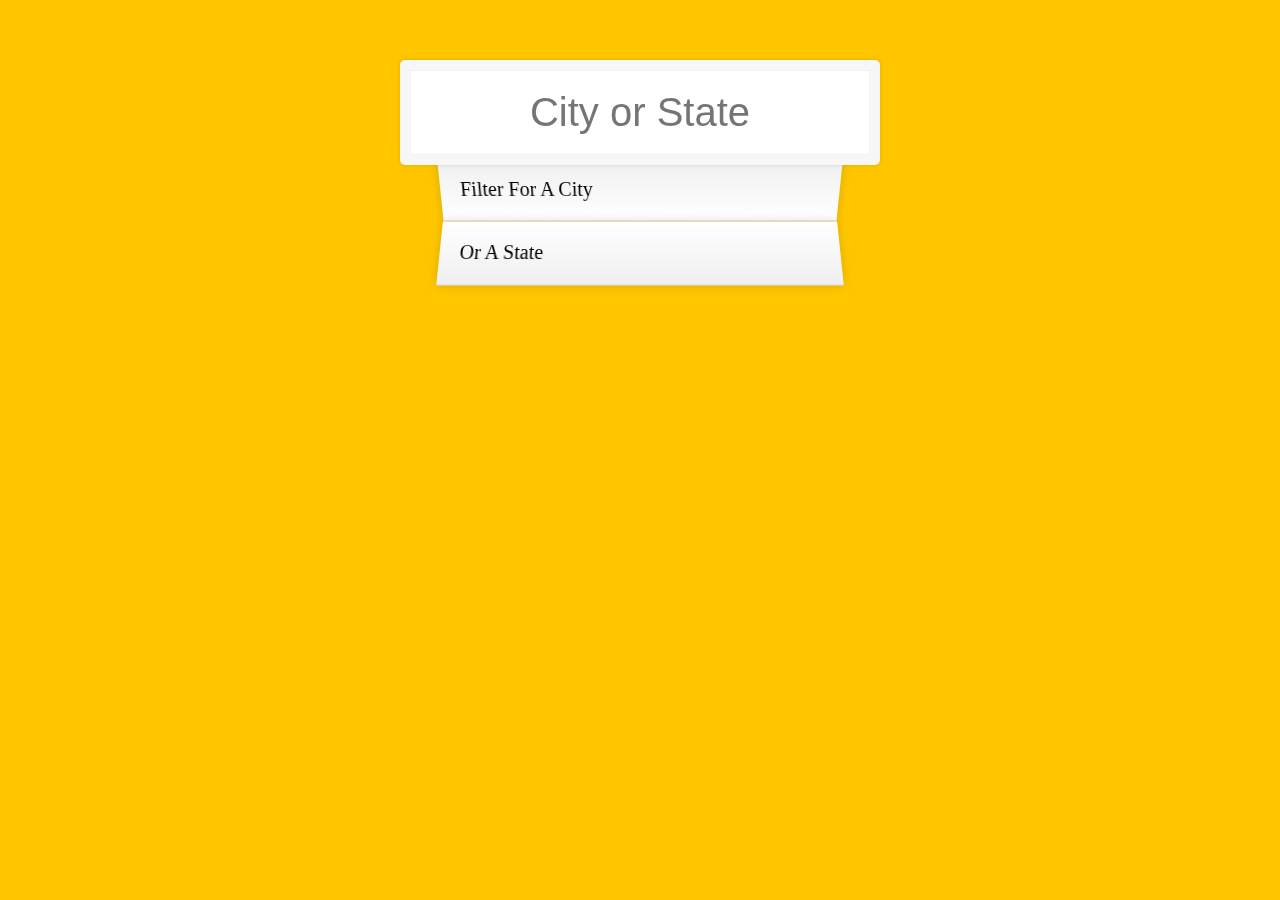
<file: Ajax Type ahead/index.html>
<!DOCTYPE html>
<html lang="en">

<head>
  <meta charset="UTF-8">
  <title>Type Ahead 👀</title>
  <link rel="stylesheet" href="style.css">
</head>

<body>

  <form class="search-form">
    <input type="text" class="search" placeholder="City or State">
    <ul class="suggestions">
      <li>Filter for a city</li>
      <li>or a state</li>
    </ul>
  </form>
  <script src="script.js" charset="utf-8"></script>
</body>

</html>
</file>
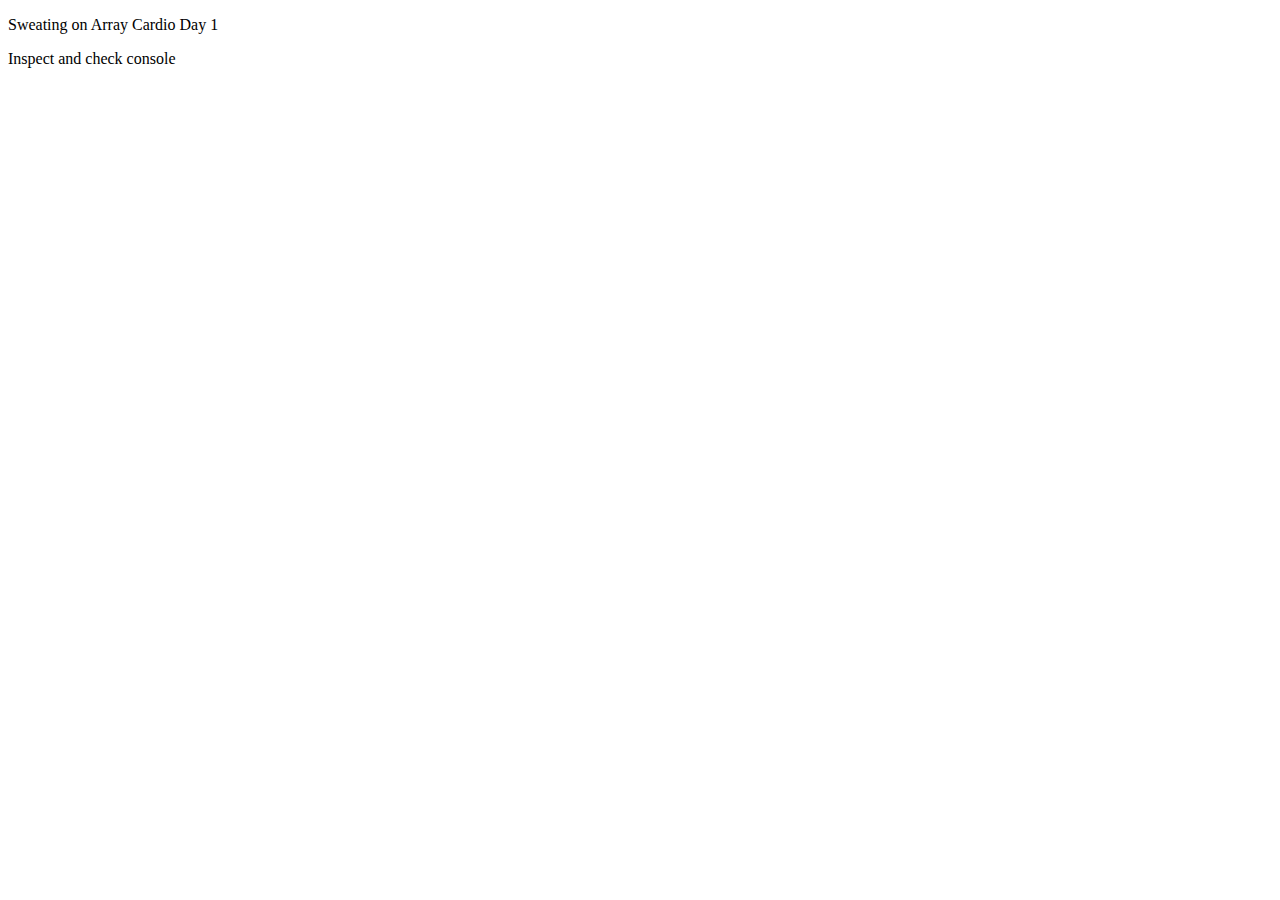
<file: array-cardio-1/index.html>
<!DOCTYPE html>
<html>
  <head>
    <meta charset="utf-8">
    <title>Array Cardio Day 1</title>
  </head>
  <body>
    <p>Sweating on Array Cardio Day 1</p>
    <p>Inspect and check console</p>
    <script src="script.js" charset="utf-8"></script>
  </body>
</html>
</file>
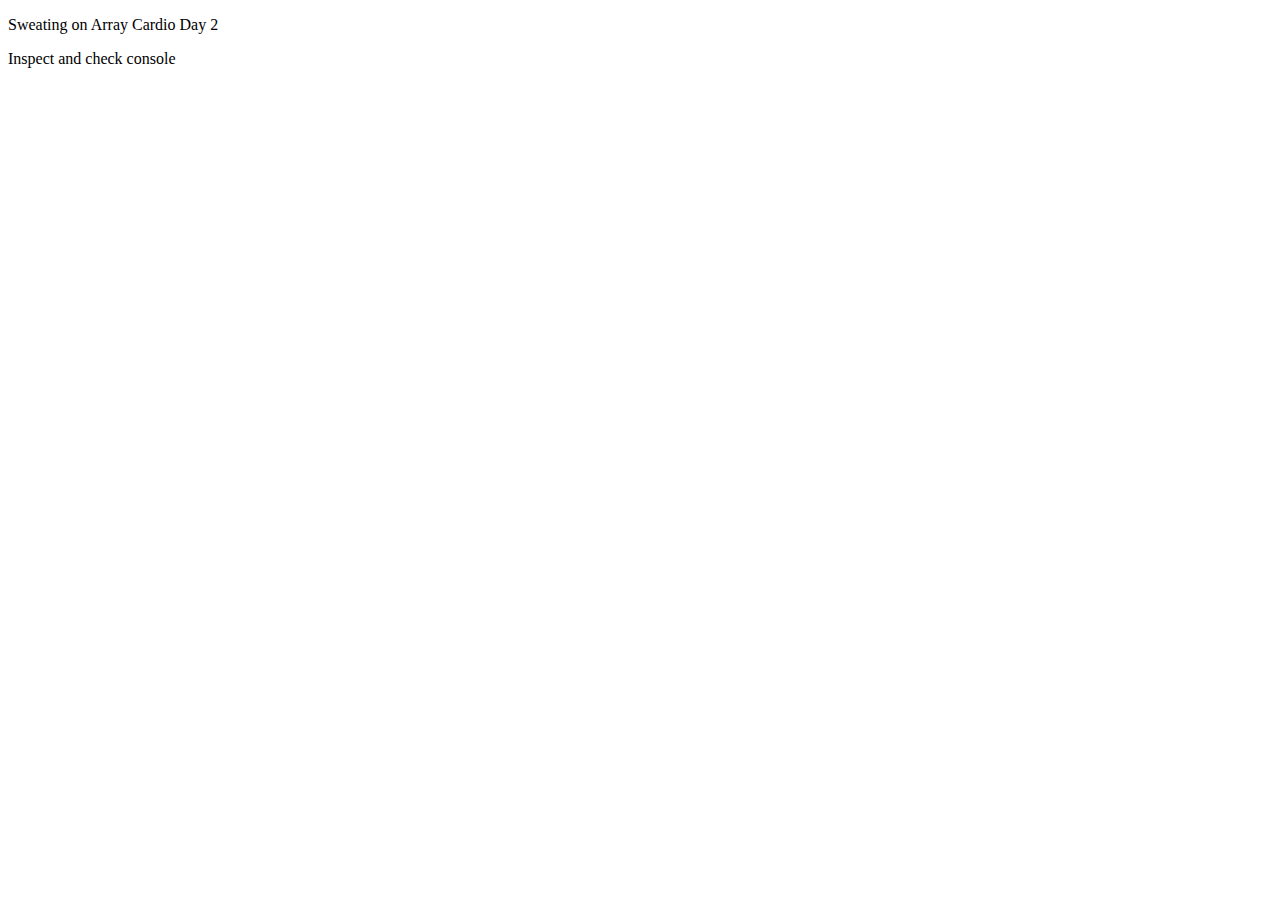
<file: array-cardio-2/index.html>
<!DOCTYPE html>
<html>
  <head>
    <meta charset="utf-8">
    <title>Array Cardio Day 2</title>
  </head>
  <body>
    <p>Sweating on Array Cardio Day 2</p>
    <p>Inspect and check console</p>
    <script src="script.js" charset="utf-8"></script>
  </body>
</html>
</file>
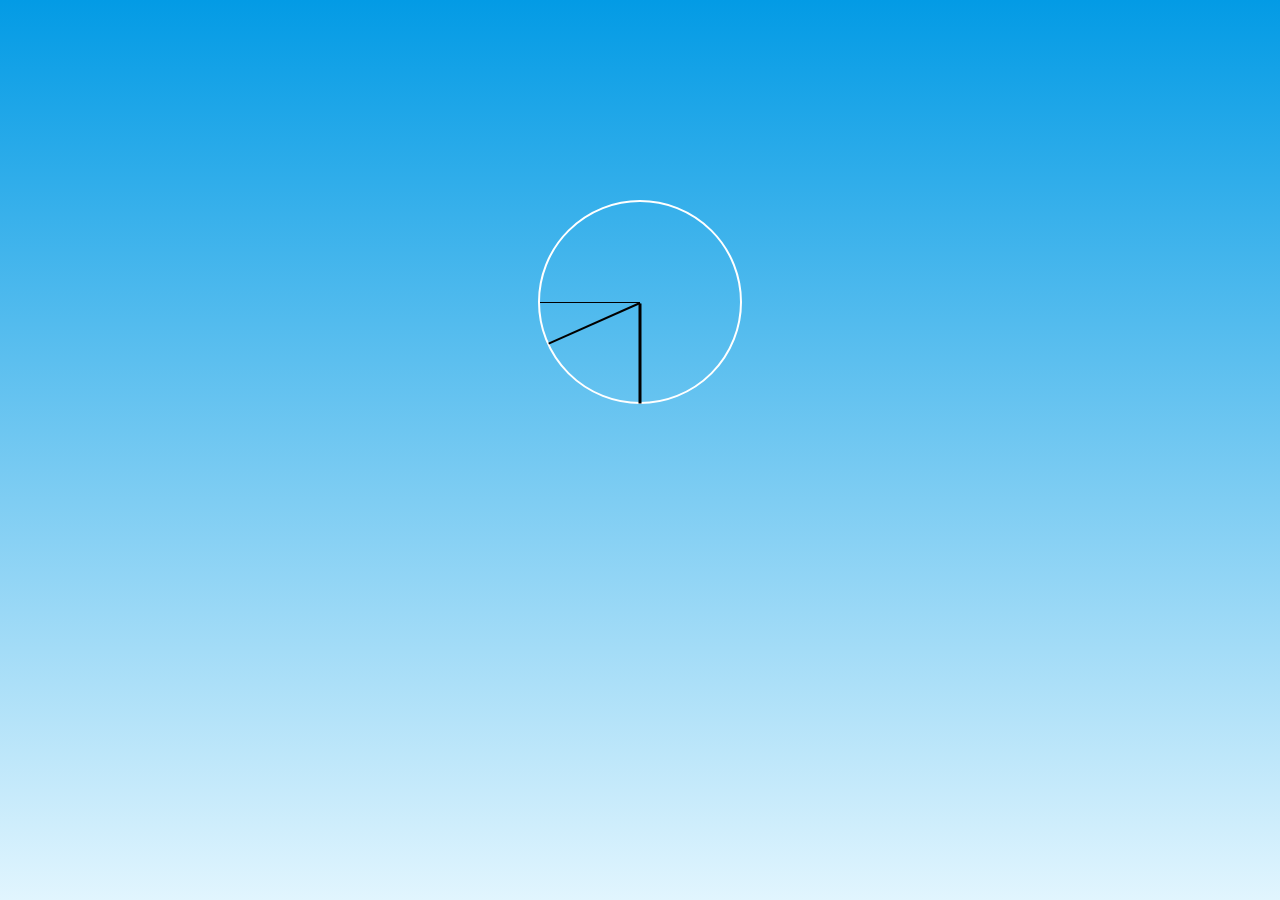
<file: clock/index.html>
<!DOCTYPE html>
<html>
  <head>
    <meta charset="utf-8">
    <link rel="stylesheet" href="styles.css">
    <title>CSS + JS clock</title>
  </head>
  <body>
    <div class="clock">
      <div class="hand hour-hand"></div>
      <div class="hand min-hand"></div>
      <div class="hand sec-hand"></div>
    </div>
    <script src="script.js" charset="utf-8"></script>
  </body>
</html>
</file>
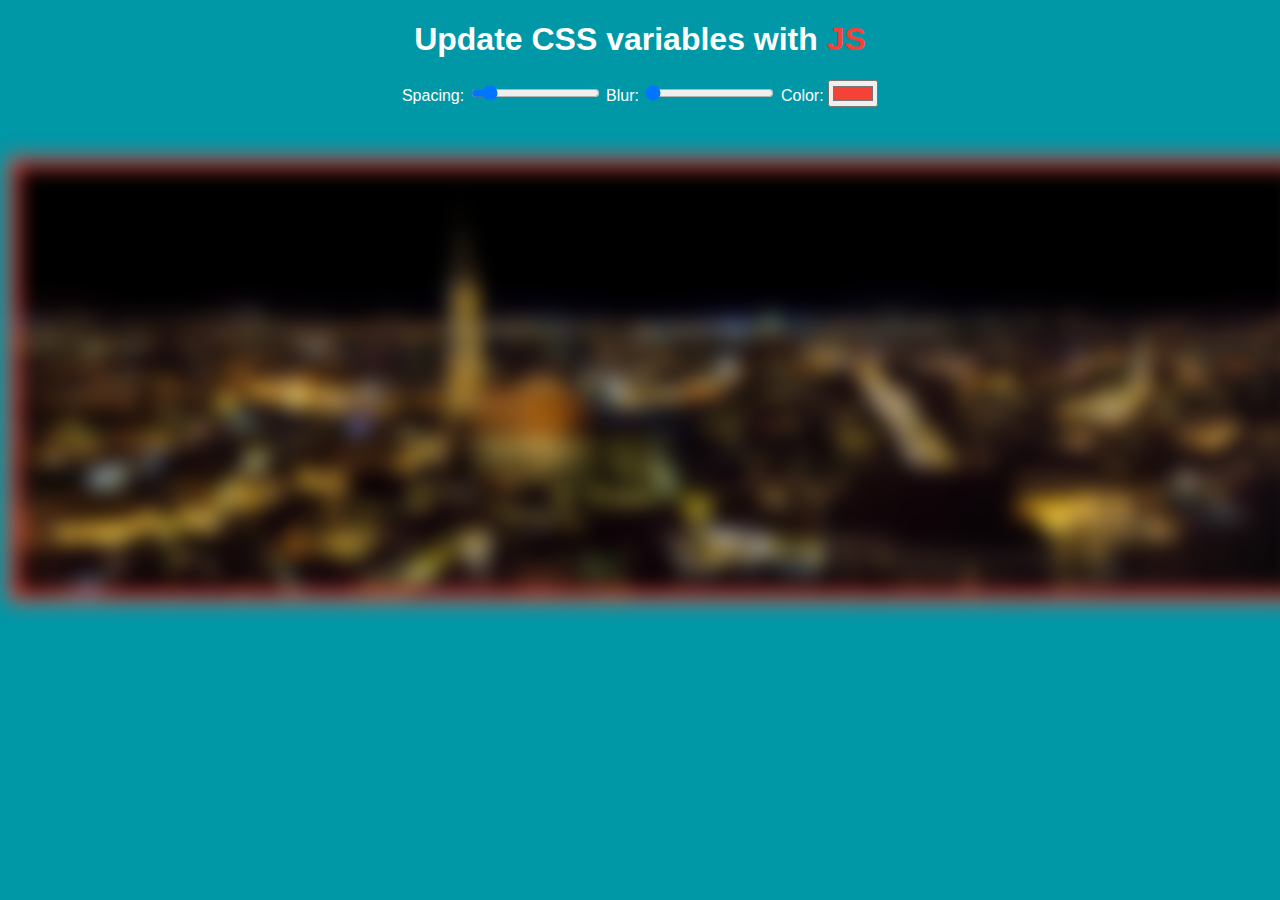
<file: css-variables/index.html>
<!DOCTYPE html>
<html>
  <head>
    <meta charset="utf-8">
    <title>Playing with CSS variable and JS</title>
    <link rel="stylesheet" href="styles.css">
  </head>
  <body>
    <h1>Update CSS variables with <span class="text-color">JS</span></h1>
    <div class="controls">
      <label for="spacing">Spacing:</label>
      <input type="range" name="spacing" value="10" min="0" max="100" data-sizing="px">
      <label for="blur">Blur:</label>
      <input type="range" name="blur" value="0" min="0" max="10" data-sizing="px">
      <label for="color">Color:</label>
      <input type="color" name="color" value="#F44336">
    </div>
    <img src="city.jpg" alt="">
    <script src="script.js" charset="utf-8"></script>
  </body>
</html>
</file>
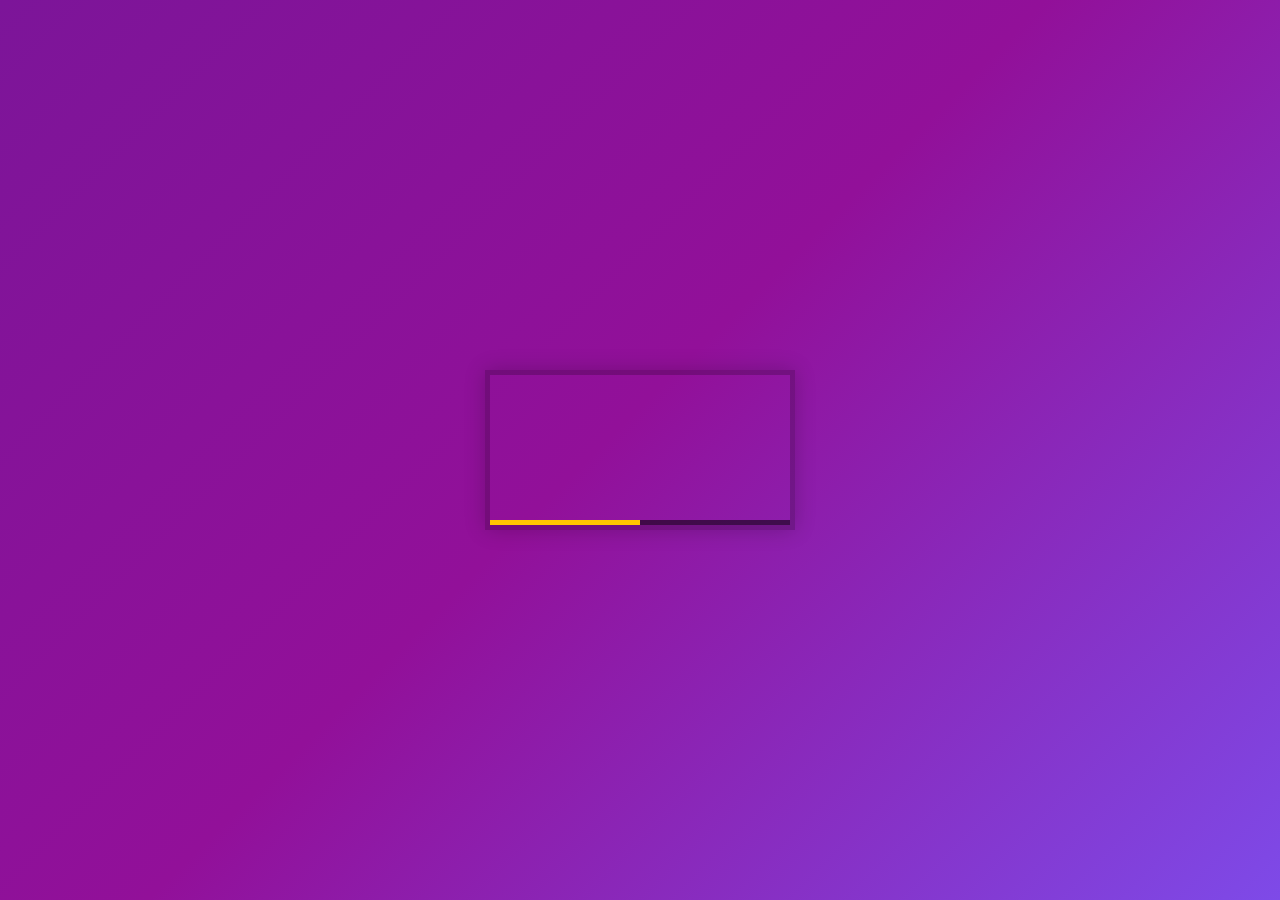
<file: Custom-video-player/index.html>
<!DOCTYPE html>
<html lang="en">
<head>
  <meta charset="UTF-8">
  <title>HTML Video Player</title>
  <link rel="stylesheet" href="style.css">
</head>
<body>

   <div class="player">
     <video class="player__video viewer" src="https://player.vimeo.com/external/194837908.sd.mp4?s=c350076905b78c67f74d7ee39fdb4fef01d12420&profile_id=164"></video>

     <div class="player__controls">
       <div class="progress">
        <div class="progress__filled"></div>
       </div>
       <button class="player__button toggle" title="Toggle Play">►</button>
       <input type="range" name="volume" class="player__slider" min="0" max="1" step="0.05" value="1">
       <input type="range" name="playbackRate" class="player__slider" min="0.5" max="2" step="0.1" value="1">
       <button data-skip="-10" class="player__button">« 10s</button>
       <button data-skip="25" class="player__button">25s »</button>
     </div>
   </div>

  <script src="scripts.js"></script>
</body>
</html>
</file>
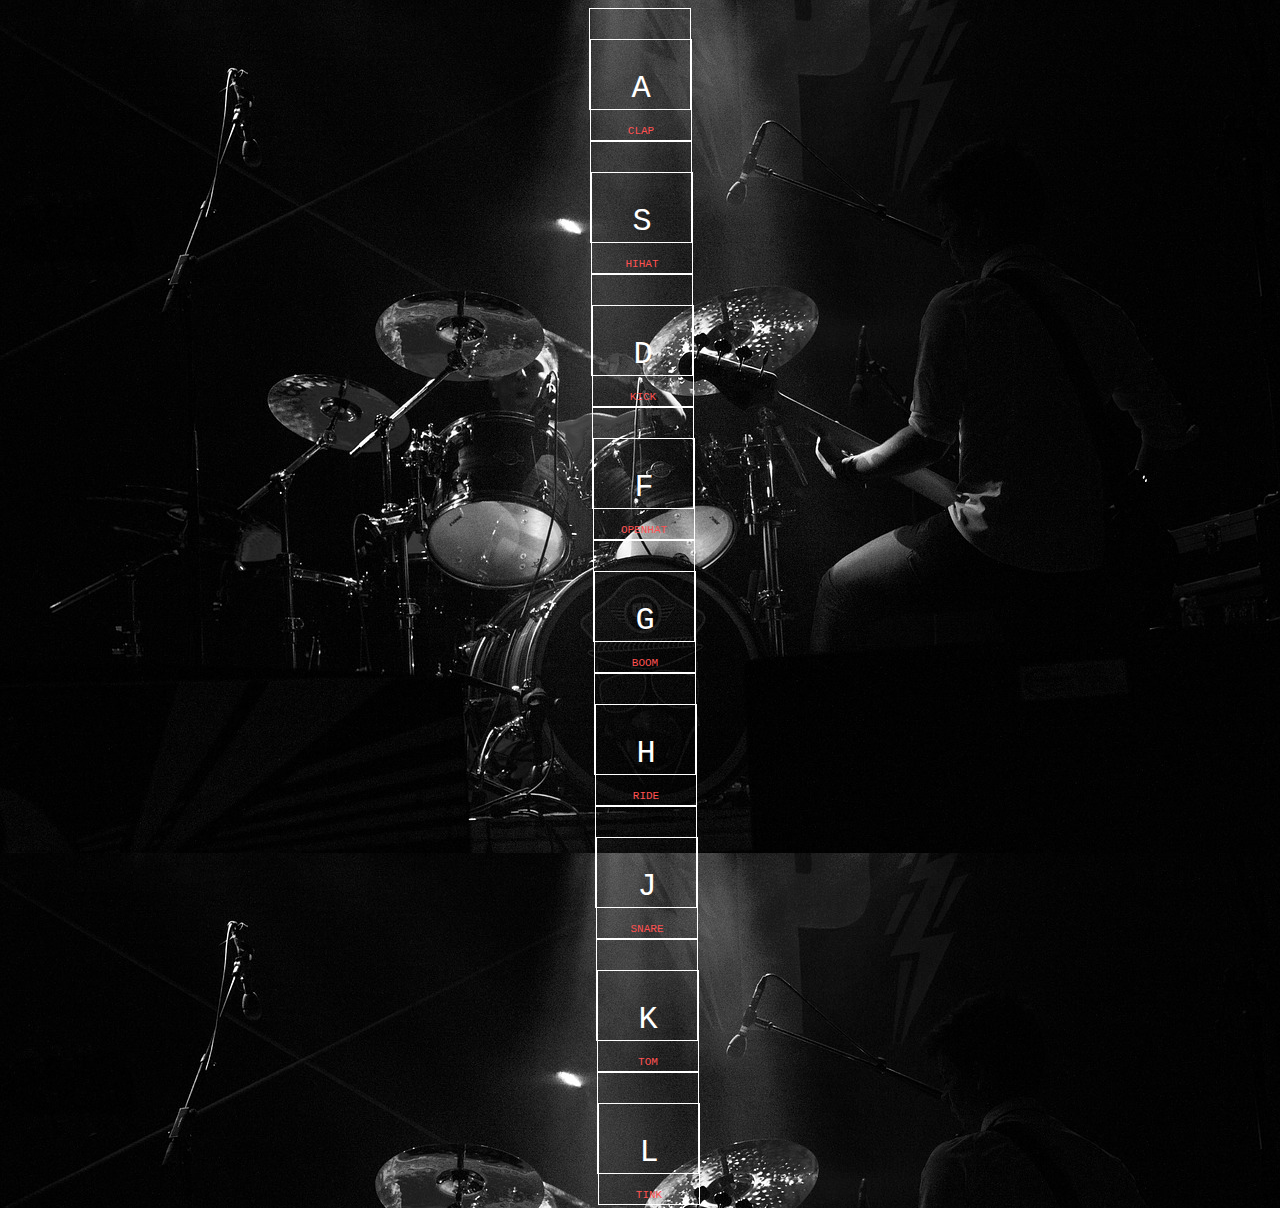
<file: drumkit/index.html>
<!DOCTYPE html>
<html>
  <head>
    <meta charset="utf-8">
    <title>DrumKit</title>
    <link rel="stylesheet" href="style.css">
  </head>
  <body>
    <div class="drums-container">
      <div class="drum" data-key="65">
        <kbd class="drum-note">
      <div class="drum">
        <kbd class="drum-note" data-key="65">
          A
        </kbd>
        <span class="drum-sound">
          CLAP
        </span>
      </div>
      <div class="drum" data-key="83">
        <kbd class="drum-note">
      <div class="drum">
        <kbd class="drum-note" data-key="83">
          S
        </kbd>
        <span class="drum-sound">
          HIHAT
        </span>
      </div>
      <div class="drum" data-key="68">
        <kbd class="drum-note">
      <div class="drum">
        <kbd class="drum-note" data-key="68">
          D
        </kbd>
        <span class="drum-sound">
          KICK
        </span>
      </div>
      <div class="drum" data-key="70">
        <kbd class="drum-note">
      <div class="drum">
        <kbd class="drum-note" data-key="70">
          F
        </kbd>
        <span class="drum-sound">
          OPENHAT
        </span>
      </div>
      <div class="drum" data-key="71">
        <kbd class="drum-note">
      <div class="drum">
        <kbd class="drum-note" data-key="71">
          G
        </kbd>
        <span class="drum-sound">
          BOOM
        </span>
      </div>
      <div class="drum" data-key="72">
        <kbd class="drum-note">
      <div class="drum">
        <kbd class="drum-note" data-key="72">
          H
        </kbd>
        <span class="drum-sound">
          RIDE
        </span>
      </div>
      <div class="drum" data-key="74">
        <kbd class="drum-note">
      <div class="drum">
        <kbd class="drum-note" data-key="74">
          J
        </kbd>
        <span class="drum-sound">
          SNARE
        </span>
      </div>
      <div class="drum" data-key="75">
        <kbd class="drum-note">
      <div class="drum">
        <kbd class="drum-note" data-key="75">
          K
        </kbd>
        <span class="drum-sound">
          TOM
        </span>
      </div>
      <div class="drum" data-key="76">
        <kbd class="drum-note">
      <div class="drum">
        <kbd class="drum-note" data-key="76">
          L
        </kbd>
        <span class="drum-sound">
          TINK
        </span>
      </div>
    </div>
    <audio src="./sounds/boom.wav" data-key="71"></audio>
    <audio src="./sounds/clap.wav" data-key="65"></audio>
    <audio src="./sounds/hihat.wav" data-key="83"></audio>
    <audio src="./sounds/kick.wav" data-key="68"></audio>
    <audio src="./sounds/openhat.wav" data-key="70"></audio>
    <audio src="./sounds/ride.wav" data-key="72"></audio>
    <audio src="./sounds/snare.wav" data-key="74"></audio>
    <audio src="./sounds/tom.wav" data-key="75"></audio>
    <audio src="./sounds/tink.wav" data-key="76"></audio>
    <script src="script.js" charset="utf-8"></script>
    <script src="script.js" charset="utf-8"></script>
  </body>
</html>
</file>
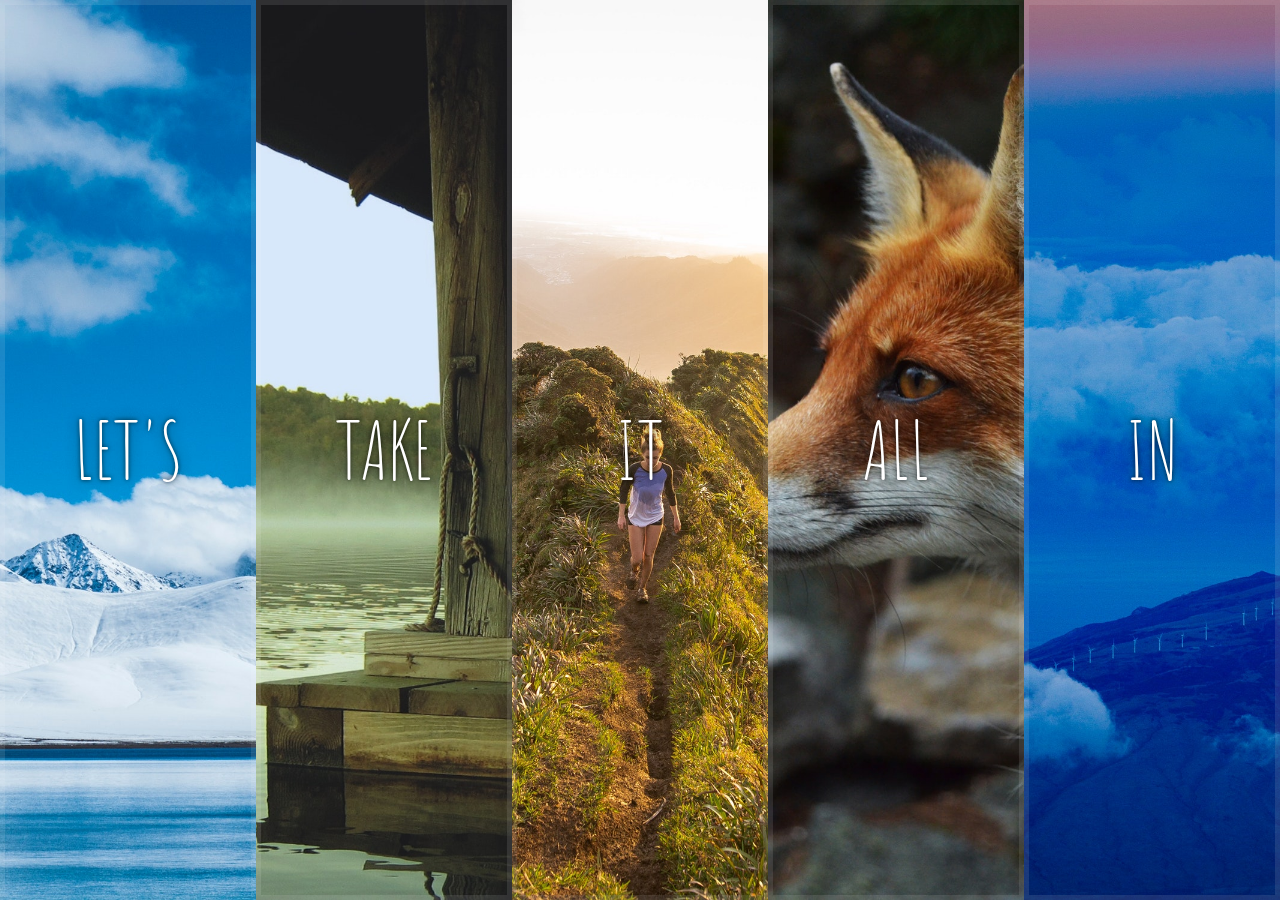
<file: flex-panels-image-gallery/index.html>
<!DOCTYPE html>
<html lang="en">

<head>
  <meta charset="UTF-8">
  <title>Flex Panels 💪</title>
  <link href='https://fonts.googleapis.com/css?family=Amatic+SC' rel='stylesheet' type='text/css'>
  <link rel="stylesheet" href="styles.css">
</head>

<body>
  <div class="panels">
    <div class="panel panel1">
      <p>Hey</p>
      <p>Let's</p>
      <p>Dance</p>
    </div>
    <div class="panel panel2">
      <p>Give</p>
      <p>Take</p>
      <p>Receive</p>
    </div>
    <div class="panel panel3">
      <p>Experience</p>
      <p>It</p>
      <p>Today</p>
    </div>
    <div class="panel panel4">
      <p>Give</p>
      <p>All</p>
      <p>You can</p>
    </div>
    <div class="panel panel5">
      <p>Life</p>
      <p>In</p>
      <p>Motion</p>
    </div>
  </div>
</body>
<script src="script.js" charset="utf-8"></script>
</html>
</file>
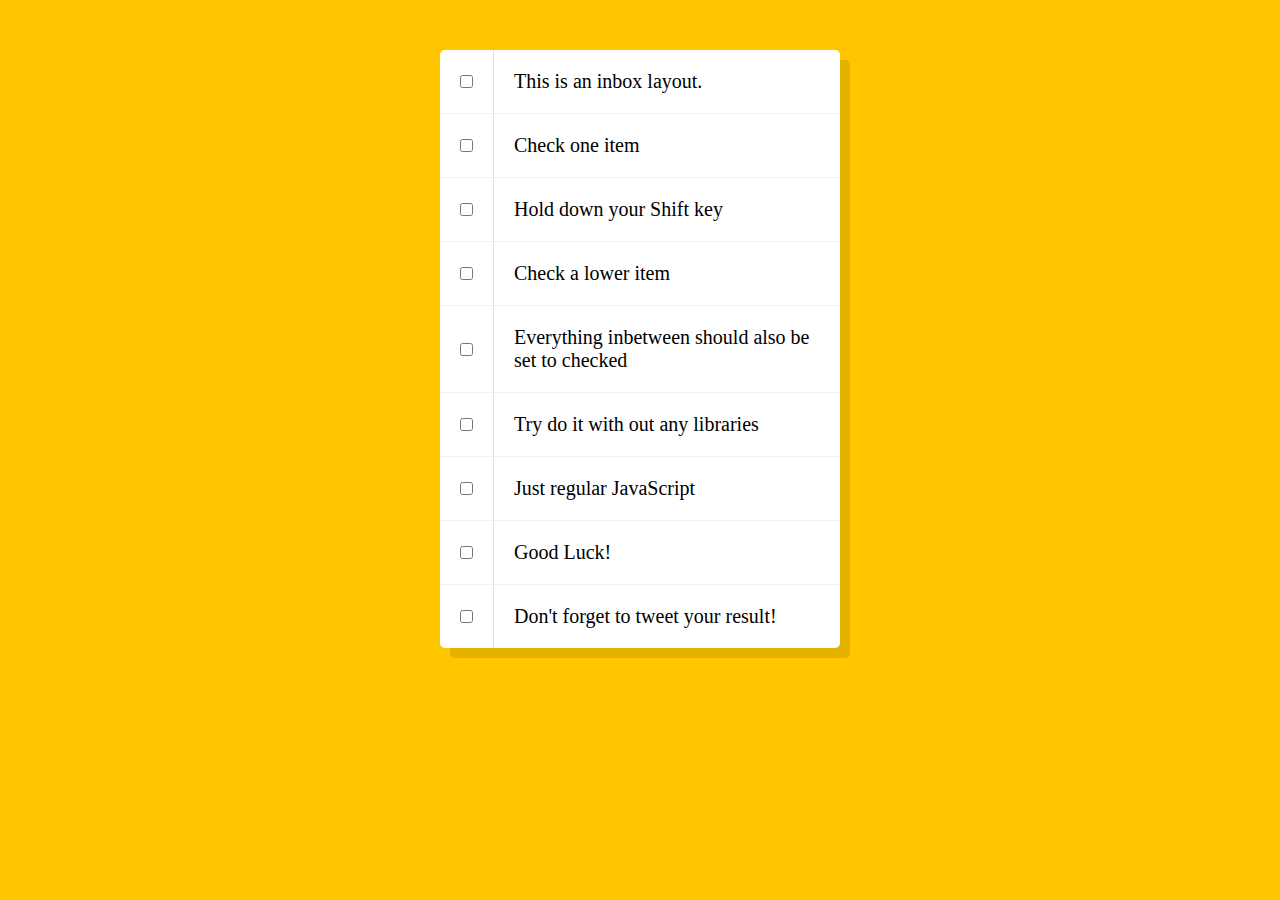
<file: Hold-Shift-and-Check/index.html>
<!DOCTYPE html>
<html lang="en">

<head>
  <meta charset="UTF-8">
  <title>Hold Shift to Check Multiple Checkboxes</title>
  <link rel="stylesheet" href="styles.css">
</head>

<body>
  <!--
   The following is a common layout you would see in an email client.
   When a user clicks a checkbox, holds Shift, and then clicks another checkbox a few rows down, all the checkboxes inbetween those two checkboxes should be checked.
  -->
  <div class="inbox">
    <div class="item">
      <input type="checkbox">
      <p>This is an inbox layout.</p>
    </div>
    <div class="item">
      <input type="checkbox">
      <p>Check one item</p>
    </div>
    <div class="item">
      <input type="checkbox">
      <p>Hold down your Shift key</p>
    </div>
    <div class="item">
      <input type="checkbox">
      <p>Check a lower item</p>
    </div>
    <div class="item">
      <input type="checkbox">
      <p>Everything inbetween should also be set to checked</p>
    </div>
    <div class="item">
      <input type="checkbox">
      <p>Try do it with out any libraries</p>
    </div>
    <div class="item">
      <input type="checkbox">
      <p>Just regular JavaScript</p>
    </div>
    <div class="item">
      <input type="checkbox">
      <p>Good Luck!</p>
    </div>
    <div class="item">
      <input type="checkbox">
      <p>Don't forget to tweet your result!</p>
    </div>
  </div>

  <script src="script.js" charset="utf-8"></script>
</body>

</html>
</file>
<file: Ajax Type ahead/style.css>
html {
  box-sizing: border-box;
  background: #ffc600;
  font-family: 'helvetica neue';
  font-size: 20px;
  font-weight: 200;
}

*, *:before, *:after {
  box-sizing: inherit;
}

input {
  width: 100%;
  padding: 20px;
}

.search-form {
  max-width: 400px;
  margin: 50px auto;
}

input.search {
  margin: 0;
  text-align: center;
  outline: 0;
  border: 10px solid #F7F7F7;
  width: 120%;
  left: -10%;
  position: relative;
  top: 10px;
  z-index: 2;
  border-radius: 5px;
  font-size: 40px;
  box-shadow: 0 0 5px rgba(0, 0, 0, 0.12), inset 0 0 2px rgba(0, 0, 0, 0.19);
}

.suggestions {
  margin: 0;
  padding: 0;
  position: relative;
  /*perspective:20px;*/
}

.suggestions li {
  background: white;
  list-style: none;
  border-bottom: 1px solid #D8D8D8;
  box-shadow: 0 0 10px rgba(0, 0, 0, 0.14);
  margin: 0;
  padding: 20px;
  transition: background 0.2s;
  display: flex;
  justify-content: space-between;
  text-transform: capitalize;
}

.suggestions li:nth-child(even) {
  transform: perspective(100px) rotateX(3deg) translateY(2px) scale(1.001);
  background: linear-gradient(to bottom, #ffffff 0%, #EFEFEF 100%);
}

.suggestions li:nth-child(odd) {
  transform: perspective(100px) rotateX(-3deg) translateY(3px);
  background: linear-gradient(to top, #ffffff 0%, #EFEFEF 100%);
}

span.population {
  font-size: 15px;
}

.hl {
  background: #ffc600;
}
</file>
<file: clock/styles.css>
body {
  background-color: #039BE5;
  background-image: linear-gradient(#039BE5, #E1F5FE);
  height: 100%;
  background-attachment: fixed;
}

.clock {
  border: 2px solid #FFF;
  border-radius: 50%;
  height: 200px;
  width: 200px;
  margin: 200px auto;
  position: relative;
}

.hand {
  width: 50%;
  background-color: #000;
  position: absolute;
  top: 50%;
  transform-origin: right;
}

.hour-hand {
  height: 3px;
}

.min-hand {
  height: 2px;
}

.sec-hand {
  height: 1px;
}
</file>
<file: css-variables/styles.css>
:root {
  --spacing: 10px;
  --blur: 10px;
  --color: #F44336;
}

body {
  font-family: sans-serif;
  text-align: center;
  background: #0097A7;
  color: #FFF;
}

.controls {
  margin-bottom: 50px;
}

.text-color {
  color: var(--color);
}

img {
  padding: var(--spacing);
  background-color: var(--color);
  filter: blur(var(--blur));
}
</file>
<file: Custom-video-player/style.css>
html {
  box-sizing: border-box;
}

*, *:before, *:after {
  box-sizing: inherit;
}

body {
  margin: 0;
  padding: 0;
  display:flex;
  background:#7A419B;
  min-height:100vh;
  background: linear-gradient(135deg, #7c1599 0%,#921099 48%,#7e4ae8 100%);
  background-size:cover;
  align-items: center;
  justify-content: center;
}

.player {
  max-width:750px;
  border:5px solid rgba(0,0,0,0.2);
  box-shadow:0 0 20px rgba(0,0,0,0.2);
  position: relative;
  font-size: 0;
  overflow: hidden;
}

/* This css is only applied when fullscreen is active. */
.player:fullscreen {
  max-width: none;
  width: 100%;
}

.player:-webkit-full-screen {
  max-width: none;
  width: 100%;
}

.player__video {
  width: 100%;
}

.player__button {
  background:none;
  border:0;
  line-height:1;
  color:white;
  text-align: center;
  outline:0;
  padding: 0;
  cursor:pointer;
  max-width:50px;
}

.player__button:focus {
  border-color: #ffc600;
}

.player__slider {
  width:10px;
  height:30px;
}

.player__controls {
  display:flex;
  position: absolute;
  bottom:0;
  width: 100%;
  transform: translateY(100%) translateY(-5px);
  transition:all .3s;
  flex-wrap:wrap;
  background:rgba(0,0,0,0.1);
}

.player:hover .player__controls {
  transform: translateY(0);
}

.player:hover .progress {
  height:15px;
}

.player__controls > * {
  flex:1;
}

.progress {
  flex:10;
  position: relative;
  display:flex;
  flex-basis:100%;
  height:5px;
  transition:height 0.3s;
  background:rgba(0,0,0,0.5);
  cursor:ew-resize;
}

.progress__filled {
  width:50%;
  background:#ffc600;
  flex:0;
  flex-basis:50%;
}

/* unholy css to style input type="range" */

input[type=range] {
  -webkit-appearance: none;
  background:transparent;
  width: 100%;
  margin: 0 5px;
}
input[type=range]:focus {
  outline: none;
}
input[type=range]::-webkit-slider-runnable-track {
  width: 100%;
  height: 8.4px;
  cursor: pointer;
  box-shadow: 1px 1px 1px rgba(0, 0, 0, 0), 0 0 1px rgba(13, 13, 13, 0);
  background: rgba(255,255,255,0.8);
  border-radius: 1.3px;
  border: 0.2px solid rgba(1, 1, 1, 0);
}
input[type=range]::-webkit-slider-thumb {
  height: 15px;
  width: 15px;
  border-radius: 50px;
  background: #ffc600;
  cursor: pointer;
  -webkit-appearance: none;
  margin-top: -3.5px;
  box-shadow:0 0 2px rgba(0,0,0,0.2);
}
input[type=range]:focus::-webkit-slider-runnable-track {
  background: #bada55;
}
input[type=range]::-moz-range-track {
  width: 100%;
  height: 8.4px;
  cursor: pointer;
  box-shadow: 1px 1px 1px rgba(0, 0, 0, 0), 0 0 1px rgba(13, 13, 13, 0);
  background: #ffffff;
  border-radius: 1.3px;
  border: 0.2px solid rgba(1, 1, 1, 0);
}
input[type=range]::-moz-range-thumb {
  box-shadow: 0 0 0 rgba(0, 0, 0, 0), 0 0 0 rgba(13, 13, 13, 0);
  height: 15px;
  width: 15px;
  border-radius: 50px;
  background: #ffc600;
  cursor: pointer;
}
</file>
<file: drumkit/style.css>
body {
  background-image: url("drums.jpg");
  font-family: sans-serif;
}

.drums-container {
  color: #FFF;
  display: flex;
  justify-content: space-around;
}

.drum {
  width: 100px;
  height: 100px;
  border: 1px solid #fff;
  text-align: center;
  transition: all 0.05s;
  transition: all 2s;
  cursor: pointer;
}

.drum-playing {
  transform: scale(1);
  border-color: #FF5252;
  box-shadow: 0px 0px 10px #FF5252;
  box-shadow: 1px 1px 3px 3px #FF5252;
}

.drum-note {
  margin-top: 30px;
  font-size: 32px;
  display: block;
}

.drum-sound{
  font-size: 11px;
  color: #FF5252;
}
</file>
<file: flex-panels-image-gallery/styles.css>
html {
  box-sizing: border-box;
  background: #ffc600;
  font-family: 'helvetica neue';
  font-size: 20px;
  font-weight: 200;
}

body {
  margin: 0;
}

*, *:before, *:after {
  box-sizing: inherit;
}

.panels {
  min-height: 100vh;
  overflow: hidden;
  display: flex;
}

.panel {
  background: #6B0F9C;
  box-shadow: inset 0 0 0 5px rgba(255, 255, 255, 0.1);
  color: white;
  text-align: center;
  align-items: center;
  /* Safari transitionend event.propertyName === flex */
  /* Chrome + FF transitionend event.propertyName === flex-grow */
  transition: font-size 0.7s cubic-bezier(0.61, -0.19, 0.7, -0.11), flex 0.7s cubic-bezier(0.61, -0.19, 0.7, -0.11), background 0.2s;
  font-size: 20px;
  background-size: cover;
  background-position: center;
  flex: 1;
  display: flex;
  justify-content: center;
  flex-direction: column;
}

.panel1 {
  background-image: url('images/panel1.jpeg');
}

.panel2 {
  background-image: url('images/panel2.jpg');
}

.panel3 {
  background-image: url('images/panel3.jpeg');
}

.panel4 {
  background-image: url('images/panel4.jpeg');
}

.panel5 {
  background-image: url('images/panel5.jpeg');
}

.panel > * {
  margin: 0;
  width: 100%;
  transition: transform 0.5s;
  display: flex;
  justify-content: center;
  align-items: center;
  flex: 1 0 auto;
}

.panel > *:first-child {
  transform: translateY(-100%);
}

.panel.open-active > *:first-child {
  transform: translateY(0);
}

.panel > *:last-child {
  transform: translateY(100%);
}

.panel.open-active > *:last-child {
  transform: translateY(0);
}

.panel p {
  text-transform: uppercase;
  font-family: 'Amatic SC', cursive;
  text-shadow: 0 0 4px rgba(0, 0, 0, 0.72), 0 0 14px rgba(0, 0, 0, 0.45);
  font-size: 2em;
}

.panel p:nth-child(2) {
  font-size: 4em;
}

.panel.open {
  flex: 5;
  font-size: 40px;
}
</file>
<file: Hold-Shift-and-Check/styles.css>
html {
  font-family: sans-serif;
  background: #ffc600;
}

.inbox {
  max-width: 400px;
  margin: 50px auto;
  background: white;
  border-radius: 5px;
  box-shadow: 10px 10px 0 rgba(0, 0, 0, 0.1);
}

.item {
  display: flex;
  align-items: center;
  border-bottom: 1px solid #F1F1F1;
}

.item:last-child {
  border-bottom: 0;
}

input:checked+p {
  background: #F9F9F9;
  text-decoration: line-through;
}

input[type="checkbox"] {
  margin: 20px;
}

p {
  margin: 0;
  padding: 20px;
  transition: background 0.2s;
  flex: 1;
  font-family: 'helvetica neue';
  font-size: 20px;
  font-weight: 200;
  border-left: 1px solid #D1E2FF;
}
</file>
